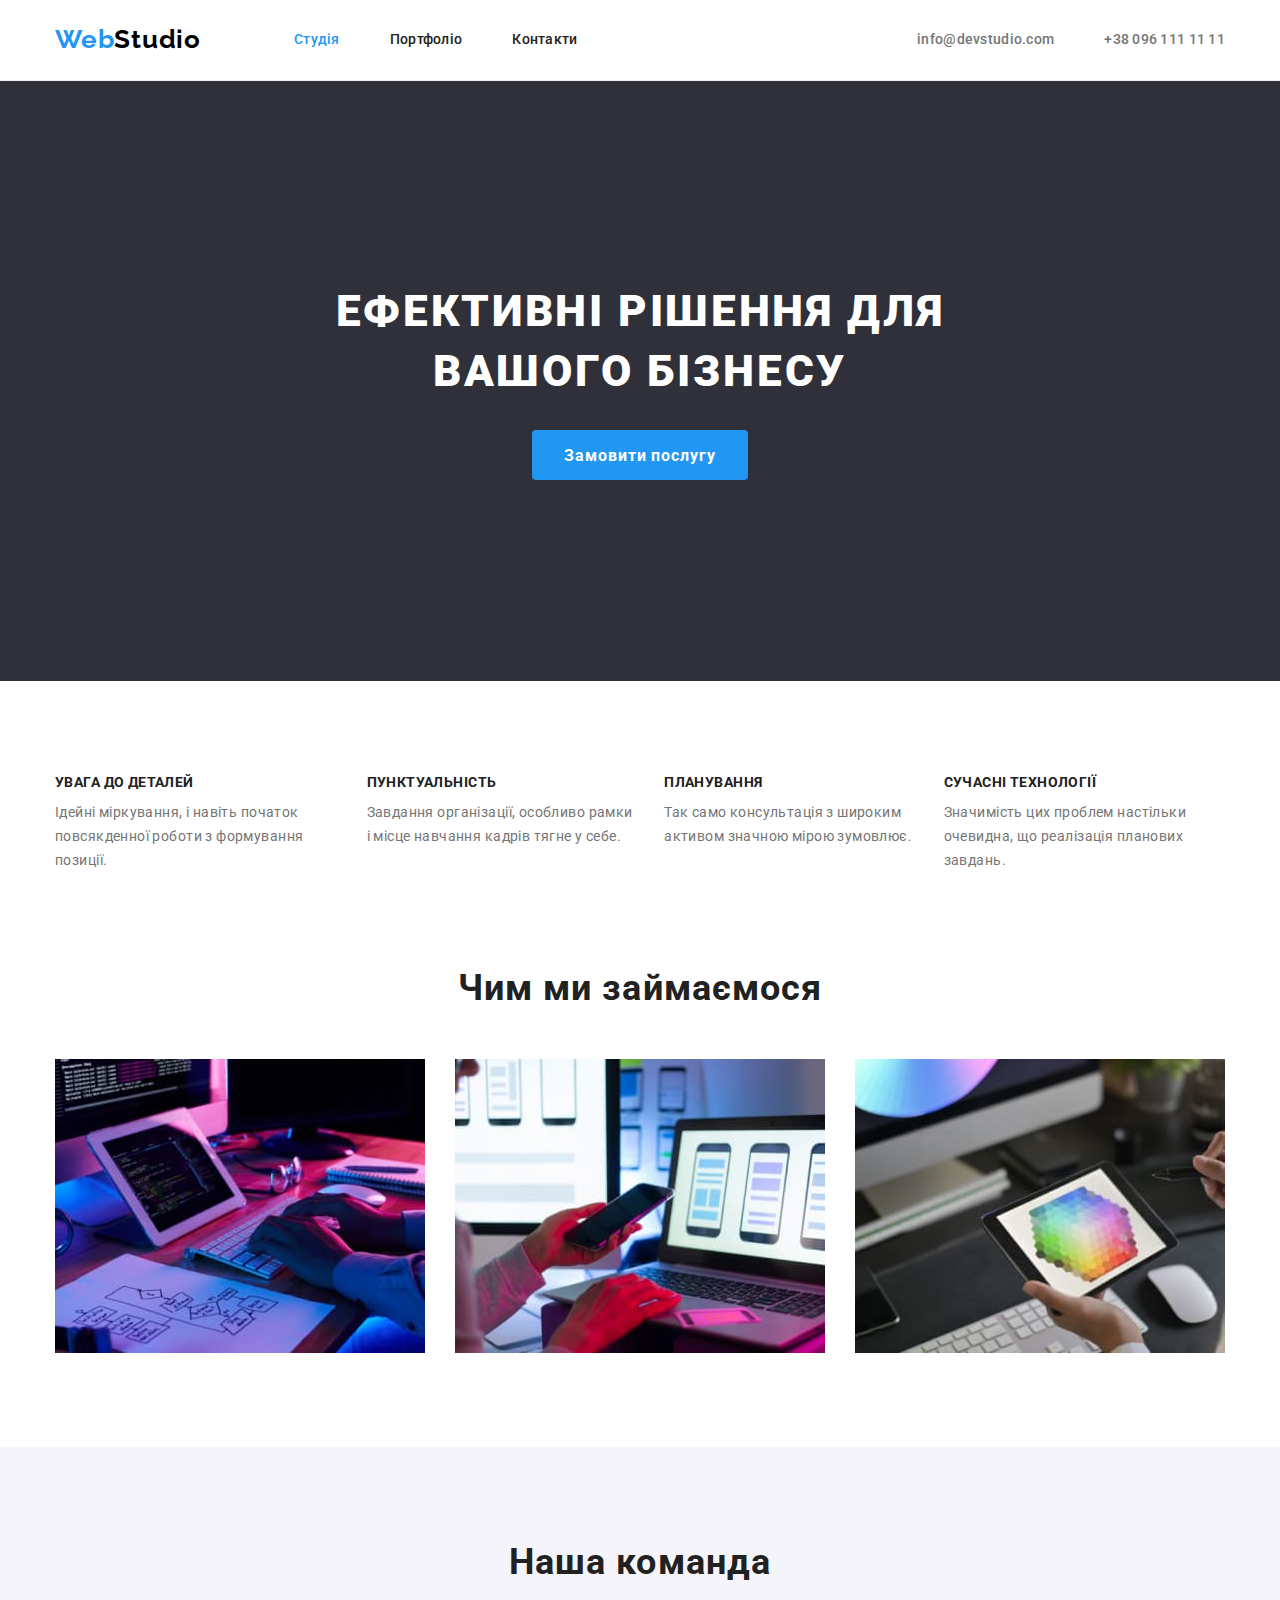
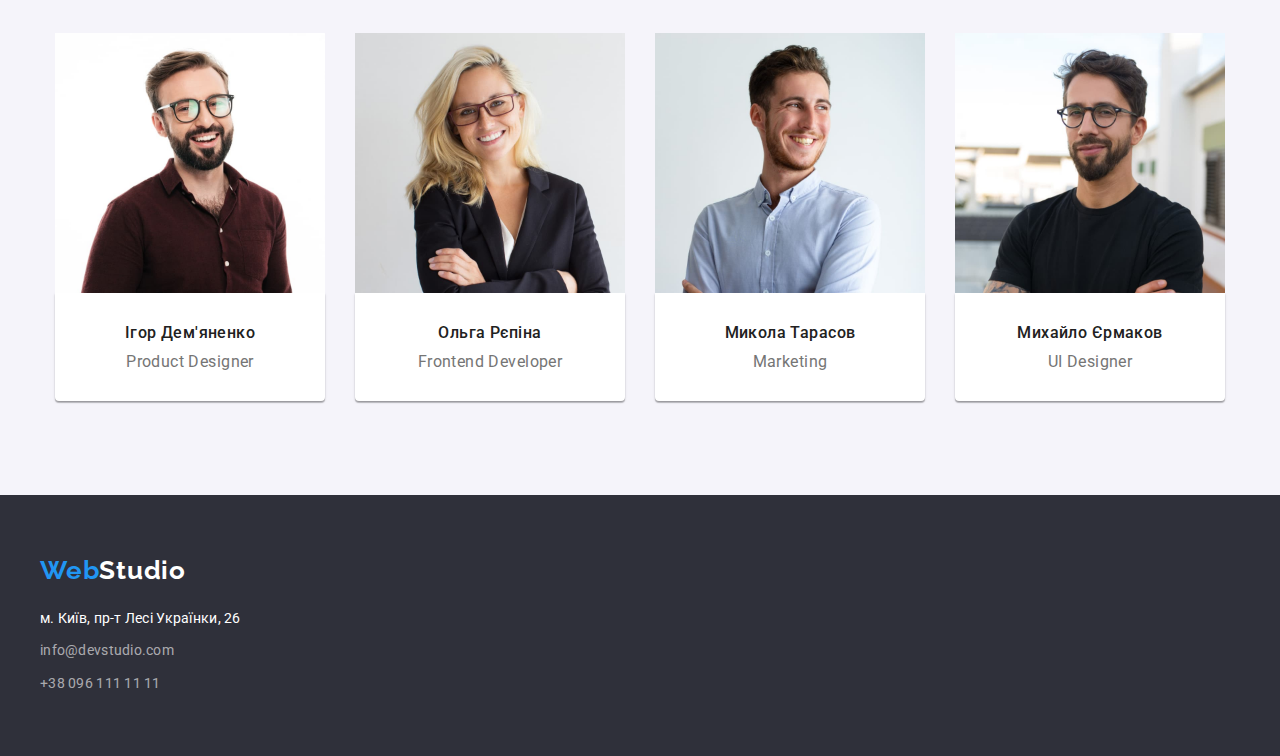
<file: index.html>
<!DOCTYPE html>
<html lang="uk-UA">
  <head>
    <meta charset="UTF-8" />
    <meta http-equiv="X-UA-Compatible" content="IE=edge" />
    <meta name="viewport" content="width=device-width, initial-scale=1.0" />
    <title>Студия</title>
    <link
      href="https://fonts.googleapis.com/css2?family=Raleway:wght@700&family=Roboto:wght@400;500;700;900&display=swap"
      rel="stylesheet"
    />
    <link rel="stylesheet" href="https://cdnjs.cloudflare.com/ajax/libs/modern-normalize/1.1.0/modern-normalize.css">
    <link rel="stylesheet" href="./css/styles.css" />
  </head>
  <body>
    <header class="header">
      <!-- =========page header============== -->
      <div class="container">
        <nav class="site-nav">
          <!-- page logo-->
          <a href="./index.html" class="logo link">
            <span class="logo-accent">Web</span>Studio
          </a>
          <!-- main navigation -->
          <ul class="site-nav-list list">
            <li class="site-nav-list-item"><a href="./index.html" class="link current">Студія</a></li>
            <li class="site-nav-list-item"><a href="./portfolio.html" class="link">Портфоліо</a></li>
            <li class="site-nav-list-item"><a href="" class="link">Контакти</a></li>
          </ul>
        </nav>
          <!-- contacts links -->

        <ul class="contacts list">
          <li class="contacts-item">
            <a href="mailto:info@devstudio.com" class="link">
              info@devstudio.com
            </a>
          </li>
          <li class="contacts-item"><a href="tel:380961111111" class="link">+38 096 111 11 11</a></li>
        </ul>
      </div>
    </header>
    <!-- =================main============  -->
    <main>
         <!-- =======hero section========== -->
      <section class="hero">
        <div class="hero-content">
          <h1 class="title">Ефективні рішення для вашого бізнесу</h1>
          <button type="button" class="button primary">Замовити послугу</button>
  
        </div>
      </section>
      <section class="features section">

        <!-- ========features section======= -->

        <div class="container">
          <h2 class="hidden">Переваги</h2>
          <ul class="features-list list">
            <li class="features-list-item">
              <h3 class="subtitle">УВАГА ДО ДЕТАЛЕЙ</h3>
              <p class="description">
                Ідейні міркування, і навіть початок повсякденної роботи з
                формування позиції.
              </p>
            </li>
            <li class="features-list-item">
              <h3 class="subtitle">ПУНКТУАЛЬНІСТЬ</h3>
              <p class="description">
                Завдання організації, особливо рамки і місце навчання кадрів
                тягне у себе.
              </p>
            </li>
            <li class="features-list-item">
              <h3 class="subtitle">ПЛАНУВАННЯ</h3>
              <p class="description">
                Так само консультація з широким активом значною мірою зумовлює.
              </p>
            </li>
            <li class="features-list-item">
              <h3 class="subtitle">СУЧАСНІ ТЕХНОЛОГІЇ</h3>
              <p class="description">
                Значимість цих проблем настільки очевидна, що реалізація
                планових завдань.
              </p>
            </li>
          </ul>
        </div>
      </section>

      <!-- ======about us section======= -->

      <section class="works section">
        <div class="container">
          <h2 class="title">Чим ми займаємося</h2>
          <ul class="works-list list">
            <li class="works-list-item">
              <img
                src="./img/desctop.jpg"
                width="370"
                height="294"
                alt="Box 1"
              />
            </li>
            <li class="works-list-item">
              <img src="./img/note.jpg" width="370" height="294" alt="Box 2" />
            </li>
            <li class="works-list-item">
              <img
                src="./img/featers3.jpg"
                width="370"
                height="294"
                alt="Box 3"
              />
            </li>
          </ul>
        </div>
      </section>
      <section class="section has-bg">

        <!-- =========team section======= -->

        <div class="container">
          <h2 class="title">Наша команда</h2>
          <ul class="team-list list">
            <li class="team-list-item">
              <img
                src="./img/ihor.jpg"
                width="270"
                height="260"
                alt="Ihor Demyanenko"
              />
              <div class="card-description">
                <h3 class="subtitle">Ігор Дем'яненко</h3>
                <p class="description" lang="en">Product Designer</p>
                <!-- <ul class="social-media list">
                  <li>
                    <a
                      href=""
                      target="_blank"
                      rel="noreferrer noopener"
                      aria-label="Instagram"
                      class="link"
                    ></a>
                  </li>
                  <li>
                    <a
                      href=""
                      target="_blank"
                      rel="noreferrer noopener"
                      aria-label="Twitter"
                      class="link"
                    ></a>
                  </li>
                  <li>
                    <a
                      href=""
                      target="_blank"
                      rel="noreferrer noopener"
                      aria-label="Facebook"
                      class="link"
                    ></a>
                  </li>
                  <li>
                    <a
                      href=""
                      target="_blank"
                      rel="noreferrer noopener"
                      aria-label="LinkedIn"
                      class="link"
                    ></a>
                  </li>
                </ul> -->
  
              </div>
            </li>
            <li class="team-list-item">
              <div class="thumb">
                <img
                src="./img/olha.jpg"
                alt="Olha Repina"
                width="270"
                height="260"
              />

              </div>
              <div class="card-description">
                <h3 class="subtitle">Ольга Рєпіна</h3>
                <p class="description" lang="en">Frontend Developer</p>
                <!-- <ul class="social-media list">
                  <li>
                    <a
                      href=""
                      target="_blank"
                      rel="noreferrer noopener"
                      aria-label="Instagram"
                      class="link"
                    ></a>
                  </li>
                  <li>
                    <a
                      href=""
                      target="_blank"
                      rel="noreferrer noopener"
                      aria-label="Twitter"
                      class="link"
                    ></a>
                  </li>
                  <li>
                    <a
                      href=""
                      target="_blank"
                      rel="noreferrer noopener"
                      aria-label="Facebook"
                      class="link"
                    ></a>
                  </li>
                  <li>
                    <a
                      href=""
                      target="_blank"
                      rel="noreferrer noopener"
                      aria-label="LinkedIn"
                      class="link"
                    ></a>
                  </li>
                </ul> -->
  
              </div>
            </li class="team-list-item">

            <li class="team-list-item">
              <div class="thumb">
                <img
                src="./img/mike.jpg"
                alt="Mykola Tarasov"
                width="270"
                height="260"
              />

              </div>
              <div class="card-description">
                <h3 class="subtitle">Микола Тарасов</h3>
                <p class="description" lang="en">Marketing</p>
                <!-- <ul class="social-media list">
                  <li>
                    <a
                      href=""
                      target="_blank"
                      rel="noreferrer noopener"
                      aria-label="Instagram"
                      class="link"
                    ></a>
                  </li>
                  <li>
                    <a
                      href=""
                      target="_blank"
                      rel="noreferrer noopener"
                      aria-label="Twitter"
                      class="link"
                    ></a>
                  </li>
                  <li>
                    <a
                      href=""
                      target="_blank"
                      rel="noreferrer noopener"
                      aria-label="Facebook"
                      class="link"
                    ></a>
                  </li>
                  <li>
                    <a
                      href=""
                      target="_blank"
                      rel="noreferrer noopener"
                      aria-label="LinkedIn"
                      class="link"
                    ></a>
                  </li>
                </ul> -->
  
              </div>
            </li>
            <li>
              <div class="thumb">
                <img
                src="./img/miha.jpg"
                alt="Myhailo Ermakov"
                width="270"
                height="260"
              />
              </div>
              <div class="card-description">
                <h3 class="subtitle">Михайло Єрмаков</h3>
                <p class="description" lang="en">UI Designer</p>
                <!-- <ul class="social-media list">
                  <li>
                    <a
                      href=""
                      target="_blank"
                      rel="noreferrer noopener"
                      aria-label="Instagram"
                      class="link"
                    ></a>
                  </li>
                  <li>
                    <a
                      href=""
                      target="_blank"
                      rel="noreferrer noopener"
                      aria-label="Twitter"
                      class="link"
                    ></a>
                  </li>
                  <li>
                    <a
                      href=""
                      target="_blank"
                      rel="noreferrer noopener"
                      aria-label="Facebook"
                      class="link"
                    ></a>
                  </li>
                  <li>
                    <a
                      href=""
                      target="_blank"
                      rel="noreferrer noopener"
                      aria-label="LinkedIn"
                      class="link"
                    ></a>
                  </li> -->
              </div>
              </ul>
            </li>
          </ul>
        </div>
      </section>

      <!-- ===========clients section========== -->

      <!-- <section class="section">
        <div class="container">
          <h2 class="title">Постійні клієнти</h2>
          <ul class="clients list">
            <li>
              <a
                href=""
                class="link"
                target="_blank"
                rel="noreferrer noopener"
              ></a>
            </li>
            <li>
              <a
                href=""
                class="link"
                target="_blank"
                rel="noreferrer noopener"
              ></a>
            </li>
            <li>
              <a
                href=""
                class="link"
                target="_blank"
                rel="noreferrer noopener"
              ></a>
            </li>
            <li>
              <a
                href=""
                class="link"
                target="_blank"
                rel="noreferrer noopener"
              ></a>
            </li>
            <li>
              <a
                href=""
                class="link"
                target="_blank"
                rel="noreferrer noopener"
              ></a>
            </li>
            <li>
              <a
                href=""
                class="link"
                target="_blank"
                rel="noreferrer noopener"
              ></a>
            </li>
          </ul>
        </div>
      </section> -->
    </main>
    <!-- ==========page footer=============== -->
    <footer class="footer">
      <div class="container">
        <a href="./index.html" class="logo link"
          ><span class="logo-accent">Web</span>Studio</a
        >
        <address>
          <ul class="address-list list">
            <li class="address-list-item">
              <a
                href="https://maps.app.goo.gl/nbSyKvudo2XfWUQa6"
                class="map link"
                target="_blank"
                rel="noreferrer noopener"
              >
                м. Київ, пр-т Лесі Українки, 26
              </a>
            </li>
            <li class="address-list-item">
              <a href="mailto:info@devstudio.com" class="link">
                info@devstudio.com
              </a>
            </li>
            <li class="address-list-item">
              <a href="tel:380961111111" class="link">+38 096 111 11 11</a>
            </li>
          </ul>
        </address>
        <!-- <b class="subtitle">приєднуйтесь</b>
        <ul class="social-media list">
          <li>
            <a
              href=""
              target="_blank"
              rel="noreferrer noopener"
              aria-label="Instagram"
              class="link"
            ></a>
          </li>
          <li>
            <a
              href=""
              target="_blank"
              rel="noreferrer noopener"
              aria-label="Twitter"
              class="link"
            ></a>
          </li>
          <li>
            <a
              href=""
              target="_blank"
              rel="noreferrer noopener"
              aria-label="Facebook"
              class="link"
            ></a>
          </li>
          <li>
            <a
              href=""
              target="_blank"
              rel="noreferrer noopener"
              aria-label="LinkedIn"
              class="link"
            ></a>
          </li>
        </ul> -->
      </div>
    </footer>
  </body>
</html>
</file>
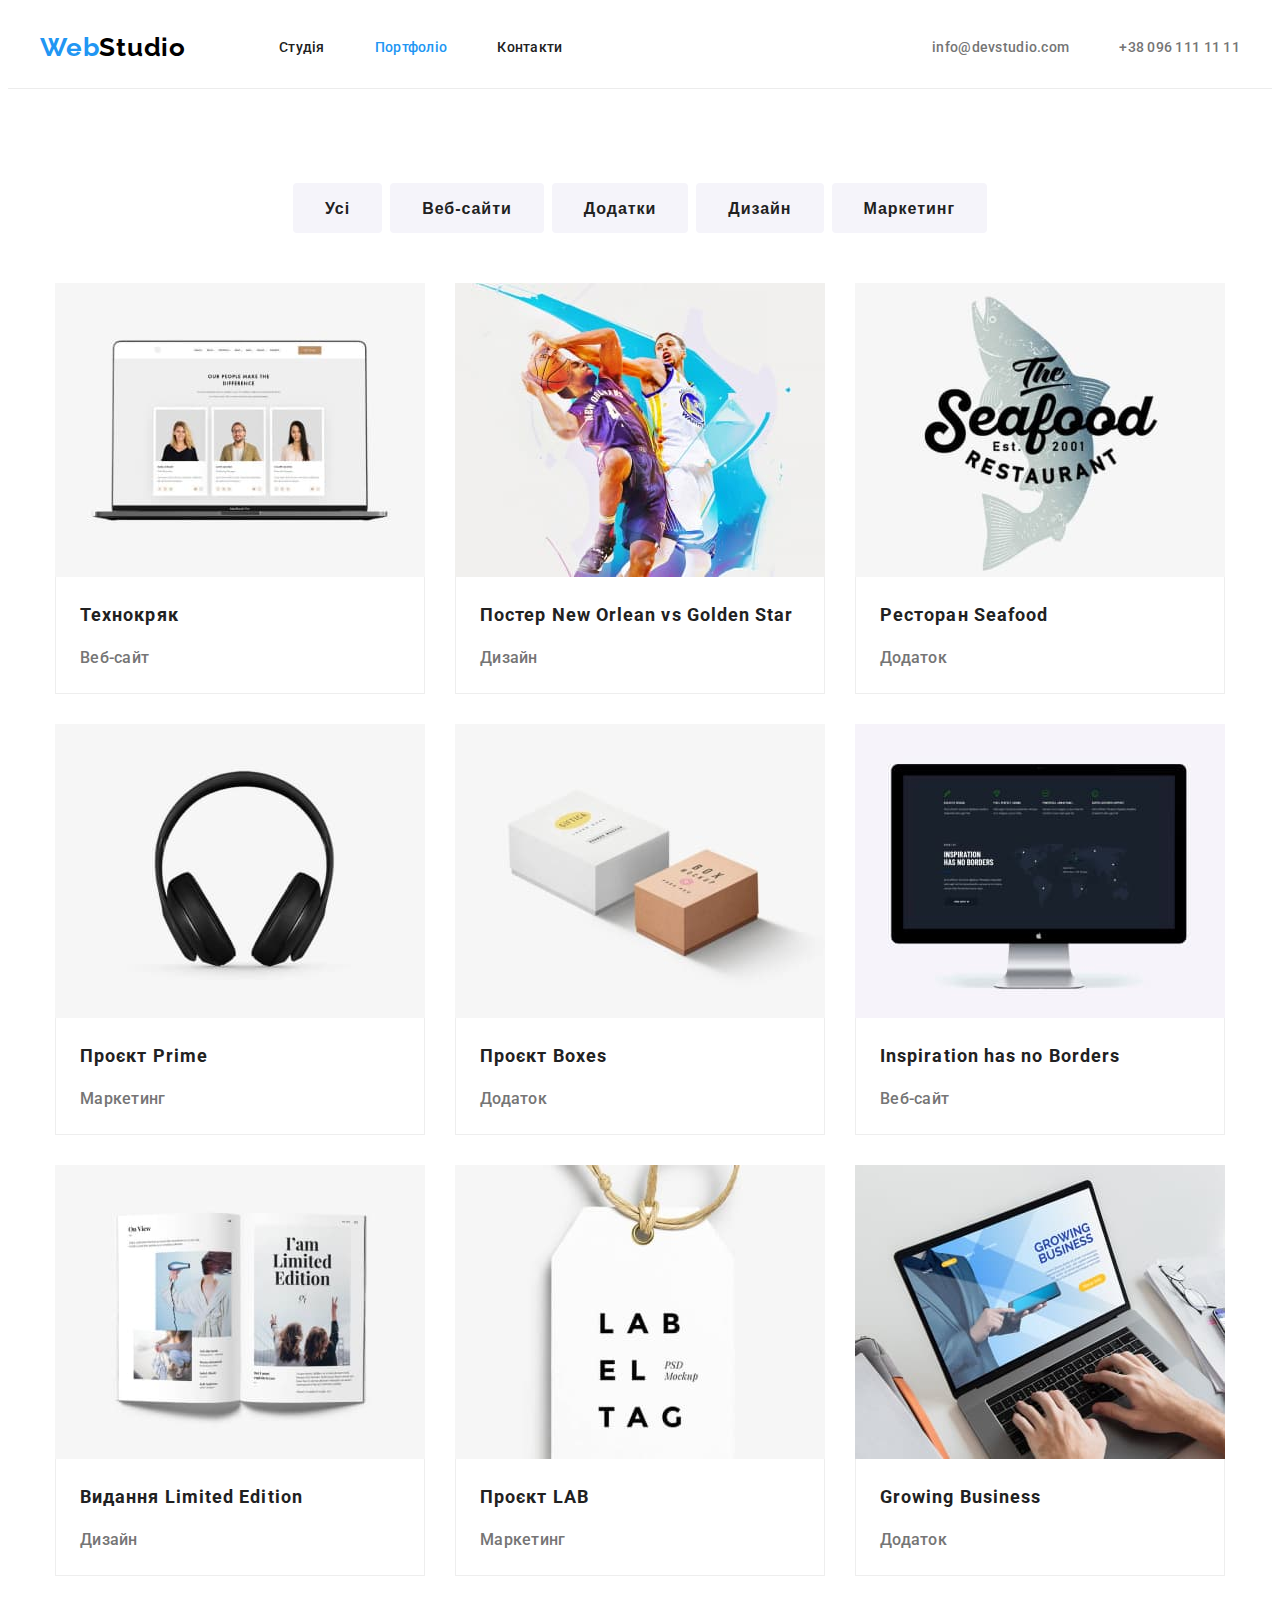
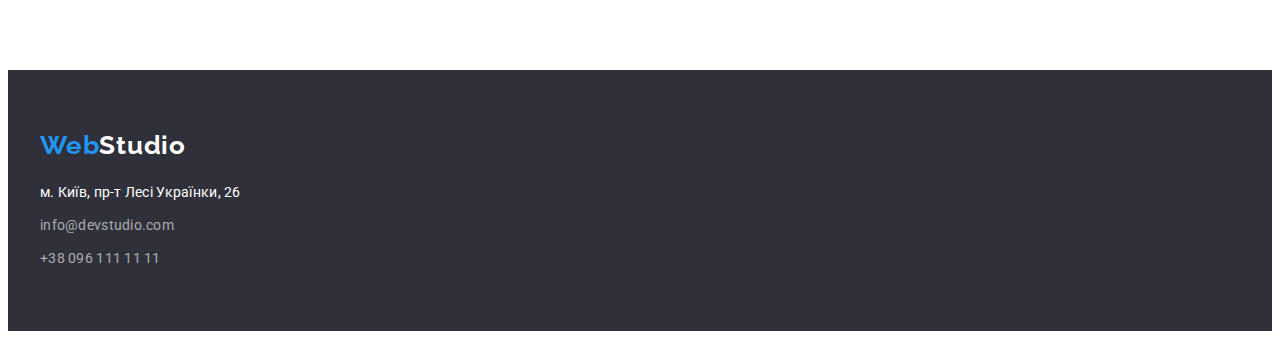
<file: portfolio.html>
<!DOCTYPE html>
<html lang="uk-UA">
  <head>
    <meta charset="UTF-8" />
    <meta http-equiv="X-UA-Compatible" content="IE=edge" />
    <meta name="viewport" content="width=device-width, initial-scale=1.0" />
    <title>Портфоліо</title>
    <link
      href="https://fonts.googleapis.com/css2?family=Raleway:wght@700&family=Roboto:wght@400;500;700;900&display=swap"
      rel="stylesheet"
    />
    <link rel="stylesheet" href="./css/styles.css" />
  </head>
  <body>
    <header class="header">
      <!-- page header -->
      <div class="container">
        <nav class="site-nav">
          <!-- page logo-->
          <a href="./index.html" class="logo link">
            <span class="logo-accent">Web</span>Studio
          </a>
          <!-- main navigation -->
          <ul class="site-nav-list list">
            <li class="site-nav-list-item">
              <a href="./index.html" class="link">Студія</a>
            </li>
            <li class="site-nav-list-item">
              <a href="./portfolio.html" class="link current">Портфоліо</a>
            </li>
            <li class="site-nav-list-item">
              <a href="" class="link">Контакти</a>
            </li>
          </ul>
        </nav>
        <ul class="contacts list">
          <li class="contacts-item">
            <a href="mailto:info@devstudio.com" class="link">
              info@devstudio.com
            </a>
          </li>
          <li class="contacts-item">
            <a href="tel:380961111111" class="link">+38 096 111 11 11</a>
          </li>
        </ul>
      </div>
    </header>
    <main>
      <section class="section container">
        <div class="container">
          <h1 class="title hidden">Портфоліо</h1>

          <!-- =======filter======= -->

          <ul class="buttons-list list">
            <li class="buttons-list-item">
              <button type="button" class="button">Усі</button>
            </li>
            <li class="buttons-list-item">
              <button type="button" class="button">Веб-сайти</button>
            </li>
            <li class="buttons-list-item">
              <button type="button" class="button">Додатки</button>
            </li>
            <li class="buttons-list-item">
              <button type="button" class="button">Дизайн</button>
            </li>
            <li class="buttons-list-item">
              <button type="button" class="button">Маркетинг</button>
            </li>
          </ul>

          <!-- ========portfolio cards set======== -->

          <ul class="cards-set-list list">
            <li class="cards-set-list-item">
              <a href="" class="link">
                <div class="cards-set-thumb">
                  <img
                    src="./img/note1.jpg"
                    alt="Веб-сайт Технокряк"
                    width="370"
                    height="294"
                  />
                </div>
                <div class="cards-set-description">
                  <h3 class="subtitle">Технокряк</h3>
                  <p class="description">Веб-сайт</p>
                </div>
              </a>
            </li>

            <li class="cards-set-list-item">
              <a href="" class="link">
                <div class="cards-set-thumb">
                  <img
                    src="./img/bascketbal.jpg"
                    alt="Дизайн постера"
                    width="370"
                    height="294"
                  />
                </div>
                <div class="cards-set-description">
                  <h3 class="subtitle">Постер New Orlean vs Golden Star</h3>
                  <p class="description">Дизайн</p>
                </div>
              </a>
            </li>

            <li class="cards-set-list-item">
              <a href="" class="link">
                <div class="cards-set-thumb">
                  <img
                    src="./img/fish.jpg"
                    alt="Додаток Ресторан Seafood"
                    width="370"
                    height="294"
                  />
                </div>
                <div class="cards-set-description">
                  <h3 class="subtitle">Ресторан Seafood</h3>
                  <p class="description">Додаток</p>
                </div>
              </a>
            </li>

            <li class="cards-set-list-item">
              <a href="" class="link">
                <div class="cards-set-thumb">
                  <img
                    src="./img/hearphones.jpg"
                    alt="Проєкт Prime"
                    width="370"
                    height="294"
                  />
                </div>
                <div class="cards-set-description">
                  <h3 class="subtitle">Проєкт Prime</h3>
                  <p class="description">Маркетинг</p>
                </div>
              </a>
            </li>

            <li class="cards-set-list-item">
              <a href="" class="link">
                <div class="cards-set-thumb">
                  <img
                    src="./img/boxes.jpg"
                    alt="Проєкт Boxes"
                    width="370"
                    height="294"
                  />
                </div>
                <div class="cards-set-description">
                  <h3 class="subtitle">Проєкт Boxes</h3>
                  <p class="description">Додаток</p>
                </div>
              </a>
            </li>

            <li class="cards-set-list-item">
              <a href="" class="link">
                <div class="cards-set-thumb">
                  <img
                    src="./img/monitor.jpg"
                    alt="Веб-сайт"
                    width="370"
                    height="294"
                  />
                </div>
                <div class="cards-set-description">
                  <h3 class="subtitle" lang="en">Inspiration has no Borders</h3>
                  <p class="description">Веб-сайт</p>
                </div>
              </a>
            </li>

            <li class="cards-set-list-item">
              <a href="" class="link">
                <div class="cards-set-thumb">
                  <img
                    src="./img/book.jpg"
                    alt="Видання"
                    width="370"
                    height="294"
                  />
                </div>
                <div class="cards-set-description">
                  <h3 class="subtitle">Видання Limited Edition</h3>
                  <p class="description">Дизайн</p>
                </div>
              </a>
            </li>

            <li class="cards-set-list-item">
              <a href="" class="link">
                <div class="cards-set-thumb">
                  <img
                    src="./img/label.jpg"
                    alt="Проєкт LAB"
                    width="370"
                    height="294"
                  />
                </div>
                <div class="cards-set-description">
                  <h3 class="subtitle">Проєкт LAB</h3>
                  <p class="description">Маркетинг</p>
                </div>
              </a>
            </li>

            <li class="cards-set-list-item">
              <a href="" class="link">
                <div class="cards-set-thumb">
                  <img
                    src="./img/note2.jpg"
                    alt="Growing Business"
                    width="370"
                    height="294"
                  />
                </div>
                <div class="cards-set-description">
                  <h3 class="subtitle" lang="en">Growing Business</h3>
                  <p class="description">Додаток</p>
                </div>
              </a>
            </li>
          </ul>
        </div>
      </section>
    </main>

    <!-- ==========page footer=============== -->

    <footer class="footer">
      <div class="container">
        <a href="./index.html" class="logo link"
          ><span class="logo-accent">Web</span>Studio</a
        >
        <address>
          <ul class="address-list list">
            <li class="address-list-item">
              <a
                href="https://maps.app.goo.gl/nbSyKvudo2XfWUQa6"
                class="map link"
                target="_blank"
                rel="noreferrer noopener"
              >
                м. Київ, пр-т Лесі Українки, 26
              </a>
            </li>
            <li class="address-list-item">
              <a href="mailto:info@devstudio.com" class="link">
                info@devstudio.com
              </a>
            </li>
            <li class="address-list-item">
              <a href="tel:380961111111" class="link">+38 096 111 11 11</a>
            </li>
          </ul>
        </address>
        <!-- <b class="subtitle">приєднуйтесь</b>
        <ul class="social-media list">
          <li>
            <a
              href=""
              target="_blank"
              rel="noreferrer noopener"
              aria-label="Instagram"
              class="link"
            ></a>
          </li>
          <li>
            <a
              href=""
              target="_blank"
              rel="noreferrer noopener"
              aria-label="Twitter"
              class="link"
            ></a>
          </li>
          <li>
            <a
              href=""
              target="_blank"
              rel="noreferrer noopener"
              aria-label="Facebook"
              class="link"
            ></a>
          </li>
          <li>
            <a
              href=""
              target="_blank"
              rel="noreferrer noopener"
              aria-label="LinkedIn"
              class="link"
            ></a>
          </li>
        </ul> -->
      </div>
    </footer>
  </body>
</html>
</file>
<file: css/styles.css>
/* palette:
  primary color: #212121
  secondary color: #757575
  accent color: #2196F3
  white: #FFFFFF 
  social network svg #AFB1B8
  bg main: #FFFFFF
  bg accent: #F5F4FA 
  bg footer: #2F303A*/

:root {
  --primary-text-color: #212121;
  --secondary-text-color: #757575;
  --accent-color: #2196f3;
  --bg-color: #f5f4fa;
  --main-white-color: #fff;
  --logo-svg-color: #afb1b8;
  --footer-bg: #2f303a;
}

/* ==========Global styles========= */

h1,
h2,
h3,
p,
ul,
li {
  margin: 0;
  padding: 0;
}
img {
  max-width: 100%;
  display: block;
}
body {
  min-height: 100vh;
  scroll-behavior: smooth;
  text-rendering: optimizeSpeed;

  font-family: 'Roboto', sans-serif;
  font-style: normal;
  font-weight: 400;
  font-size: 14px;
  line-height: 1.71;
  letter-spacing: 0.03em;
  color: var(--primary-text-color);

  background-color: #ffffff;
}
/* ========Utility classes======== */
.container {
  max-width: 1200px;
  margin: 0 auto;
  padding: 0 15px;
}
.section {
  padding: 94px 0 94px;
}
.has-bg {
  background-color: var(--bg-color);
}
.list {
  list-style: none;
}
.link {
  text-decoration: none;
  color: inherit;
  font-style: normal;
  font-weight: 500;
  font-size: 14px;
  line-height: 1.14;
  letter-spacing: 0.02em;
}
.button {
  color: var(--primary-text-color);
  background-color: var(--bg-color);

  font-weight: 700;
  font-size: 16px;
  line-height: 1.88;
  letter-spacing: 0.06em;

  padding: 11.5px 32px 8.5px;
  border-radius: 4px;
  border: none;
  border-color: var(--bg-color);
}

/* .button:hover {
  color: var(--accent-color);
  background-color: var(--main-white-color);
} */
.button.primary {
  color: var(--main-white-color);
  background-color: var(--accent-color);
}
.button.secondary {
  color: var(--accent-color);
  background-color: var(--main-white-color);
}
.button:active,
.button:hover,
.button:focus {
  color: var(--accent-color);
  background-color: var(--main-white-color);
  box-shadow: 0px 4px 4px rgba(0, 0, 0, 0.15);
}
.title {
  text-align: center;
  letter-spacing: 0.03em;
  font-weight: 700;
}
.subtitle {
  font-size: 14px;
  line-height: 1.14;
  font-weight: 700;
  margin-bottom: 10px;
}
.description {
  color: var(--secondary-text-color);
  font-size: 16px;
  line-height: 1.2;
}
.hidden {
  clip: rect(0 0 0 0);
  clip-path: inset(50%);
  height: 1px;
  overflow: hidden;
  position: absolute;
  white-space: nowrap;
  width: 1px;
}

/* ============page header style=========== */
.header {
  border-bottom: 1px solid #ececec;
}
.header .container {
  display: flex;
  align-items: center;
}
.site-nav {
  display: flex;
  align-items: center;
}
.logo {
  font-family: 'Raleway';
  font-weight: 700;
  font-size: 26px;
  line-height: 1.2;
  letter-spacing: 0.03em;
  color: #000000;
}
.header .logo {
  margin-right: 93px;
}
.logo-accent {
  color: #2196f3;
}
.site-nav-list {
  display: flex;
}
.site-nav-list .link {
  display: block;
  padding: 32px 0 32px;
}
.site-nav-list .link.current {
  color: var(--accent-color);
}
.contacts {
  display: flex;
  align-items: center;
  margin-left: auto;
}
.contacts .link {
  color: var(--secondary-text-color);
}
.site-nav-list-item:not(:last-child),
.contacts-item:not(:last-child) {
  margin-right: 50px;
}
.site-nav-list .link:hover,
.site-nav-list .link:focus,
.contacts .link:hover,
.contacts .link:focus {
  color: var(--accent-color);
}

/*========== hero style========== */

.hero {
  display: flex;
  background-color: var(--footer-bg);
  justify-content: center;
  align-items: center;
  height: 600px;
}
.hero-content {
  margin-left: auto;
  margin-right: auto;
  display: flex;
  flex-direction: column;
  justify-content: center;
  align-items: center;
  max-width: 696px;
}
.hero .title {
  font-weight: 900;
  font-size: 44px;
  line-height: 1.36;
  letter-spacing: 0.06em;
  text-transform: uppercase;
  color: var(--main-white-color);

  margin-bottom: 28.5px;
}

/*========= features section style======= */
.features-list {
  display: flex;
}
.features-list-item:not(:last-child),
.team-list-item:not(:last-child),
.works-list-item:not(:last-child) {
  margin-right: 30px;
}
.section .title {
  font-size: 36px;
  line-height: 1.17;
  margin-bottom: 50px;
}
.features-list .subtitle {
  margin-bottom: 10px;
}
.features-list .description {
  font-size: 14px;
  line-height: 1.71;
}

/* =======about us section========= */
.works.section {
  padding-top: 0;
}
.works-list {
  display: flex;
}
/* .works-list-item:not(:last-child) {
  margin-right: 30px;
} */

/* ========team section style======= */

.team-list {
  display: flex;
}
.team-list-item {
  width: calc((100% - 90px) / 4);
}
.team-list .subtitle {
  font-weight: 500;
  font-size: 16px;
  line-height: 1.2;
  text-align: center;
}
.team-list .description {
  text-align: center;
}
.team-list .card-description {
  padding: 30px 0;
  background: #ffffff;
  box-shadow: 0px 1px 3px rgba(0, 0, 0, 0.12), 0px 1px 1px rgba(0, 0, 0, 0.14),
    0px 2px 1px rgba(0, 0, 0, 0.2);
  border-radius: 0px 0px 4px 4px;
}

/* ==========footer style=========== */

.footer {
  background-color: var(--footer-bg);
}
.footer .container {
  padding: 60px 0;
}
.footer .logo {
  display: inline-block;
  margin-bottom: 20px;
  color: var(--main-white-color);
}
.address-list .link {
  font-weight: 400;
  font-size: 14px;
  line-height: 1.71;
  color: rgba(255, 255, 255, 0.6);
}
.address-list .link:hover,
.address-list .link:focus {
  color: var(--accent-color);
}
.address-list .map {
  color: var(--main-white-color);
}
.address-list-item:not(:last-child) {
  margin-bottom: 9px;
}
.footer .subtitle {
  text-transform: uppercase;
  color: var(--main-white-color);
}

/* ==========Portfolio page styles======== */

/* buttons */
.buttons-list {
  display: flex;
  justify-content: center;
  margin-bottom: 50px;
}
.cards-set-list .subtitle {
  font-size: 18px;
  line-height: 2;
  letter-spacing: 0.06em;
}
.cards-set-list .description {
  line-height: 1.88;
}
.buttons-list-item .button:hover,
.buttons-list-item .button:focus,
.buttons-list-item .button:active {
  background-color: var(--accent-color);
  color: var(--main-white-color);
  box-shadow: 0px 4px 4px rgba(0, 0, 0, 0.15);
}
.buttons-list-item:not(:last-child) {
  margin-right: 8px;
}

/* ============cards set============== */

.cards-set-list {
  display: flex;
  flex-wrap: wrap;
  margin-top: -30px;
  margin-left: -30px;
}
.cards-set-list-item {
  margin-top: 30px;
  margin-left: 30px;
  width: calc (100% / 3 - 30px);
}
.cards-set-description {
  padding: 20px 24px;
  border-left: 1px solid #eeeeee;
  border-right: 1px solid #eeeeee;
  border-bottom: 1px solid #eeeeee;
}
</file>
